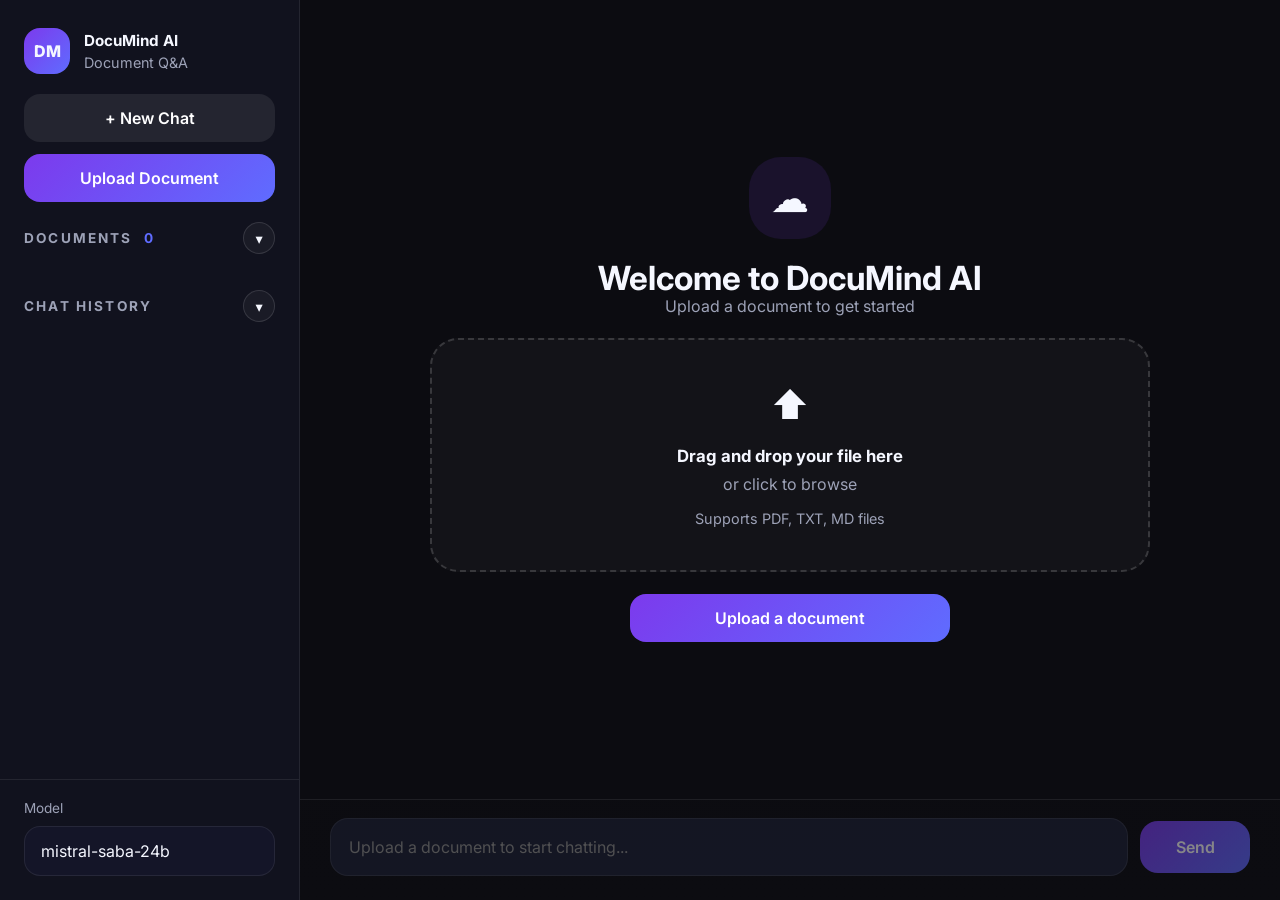
<file: frontend/index.html>
<!doctype html>
<html lang="en">
  <head>
    <meta charset="utf-8">
    <meta name="viewport" content="width=device-width, initial-scale=1.0">
    <title>DocuMind AI</title>
    <link rel="preconnect" href="https://fonts.googleapis.com">
    <link rel="preconnect" href="https://fonts.gstatic.com" crossorigin>
    <link href="https://fonts.googleapis.com/css2?family=Inter:wght@400;500;600;700;800&display=swap" rel="stylesheet">
    <link rel="stylesheet" href="styles.css">
  </head>
  <body>
    <div class="app-shell">
      <aside class="sidebar">
        <div class="sidebar-header">
          <div class="brand-block">
            <div class="brand-icon">DM</div>
            <div>
              <p class="label">DocuMind AI</p>
              <p class="subtitle">Document Q&amp;A</p>
            </div>
          </div>
          <div class="sidebar-actions">
            <button id="new-chat-btn" type="button" class="button secondary-button">+ New Chat</button>
            <button id="upload-sidebar-button" type="button" class="button primary-button">Upload Document</button>
          </div>
        </div>

        <div class="sidebar-content">
          <div class="sidebar-section">
            <div class="section-header">
              <h2 class="section-title">Documents <span id="document-count" class="section-count">0</span></h2>
              <button type="button" class="section-toggle" data-section="documents" aria-label="Toggle documents list"></button>
            </div>
            <div id="documents-list" class="documents-list"></div>
          </div>
          <div class="sidebar-section">
            <div class="section-header">
              <h2 class="section-title">Chat History</h2>
              <button type="button" class="section-toggle" data-section="history" aria-label="Toggle chat history"></button>
            </div>
            <div id="history-list" class="history-list"></div>
          </div>
        </div>

        <div class="sidebar-footer">
          <label for="model-select">Model</label>
          <select id="model-select">
            <option value="mistral-saba-24b" selected>mistral-saba-24b</option>
            <option value="meta-llama-8b">meta-llama-8b</option>
            <option value="meta-llama-8b-chat">meta-llama-8b-chat</option>
          </select>
        </div>
      </aside>

      <main class="main-panel">
        <div class="main-content">
          <div id="welcome-screen" class="welcome-screen">
            <div class="welcome-icon">☁️</div>
            <div class="welcome-copy">
              <h1>Welcome to DocuMind AI</h1>
              <p>Upload a document to get started</p>
            </div>

            <div id="upload-dropbox" class="upload-dropbox" tabindex="0">
              <div class="upload-dropbox-icon">⬆️</div>
              <strong>Drag and drop your file here</strong>
              <span>or click to browse</span>
              <small>Supports PDF, TXT, MD files</small>
            </div>

            <button id="upload-button" type="button" class="button primary-button upload-button">Upload a document</button>
            <div id="upload-status" class="upload-status hidden"></div>
          </div>

          <div id="chat-panel" class="chat-panel hidden">
            <div class="chat-header">
              <div>
                <p class="chat-title">Chat with your document</p>
                <p id="active-document-name" class="active-document-name"></p>
              </div>
            </div>
            <div id="chat-messages" class="chat-messages"></div>
          </div>
        </div>

        <form id="chat-form" class="chat-form" action="#">
          <textarea id="chat-input" rows="1" placeholder="Upload a document to start chatting..." disabled></textarea>
          <button id="send-button" type="submit" class="button send-button" disabled>Send</button>
        </form>
      </main>
    </div>

    <input id="upload-input" type="file" hidden accept=".txt,.pdf,.md">
    <div id="toast-container" class="toast-container"></div>
    <script src="app.js"></script>
  </body>
</html>
</file>
<file: frontend/styles.css>
:root {
  color-scheme: dark;
  --bg: #0c0c11;
  --sidebar: #11121e;
  --surface: #141528;
  --surface-strong: #1e2030;
  --input: #191c2d;
  --text: #f5f7ff;
  --muted: #9da2b7;
  --border: rgba(255,255,255,0.08);
  --accent: #7c3aed;
  --accent-soft: #5f6cff;
  --shadow: 0 30px 90px rgba(0, 0, 0, 0.35);
}

* {
  box-sizing: border-box;
}

html,
body {
  margin: 0;
  height: 100%;
  overflow: hidden;
  background: var(--bg);
  color: var(--text);
  font-family: 'Inter', ui-sans-serif, system-ui, sans-serif;
}

body {
  display: flex;
}

button,
input,
textarea,
select {
  font: inherit;
}

button {
  cursor: pointer;
}

.button {
  border: none;
  border-radius: 16px;
  padding: 14px 18px;
  font-weight: 600;
  color: #fff;
  background: linear-gradient(135deg, var(--accent), var(--accent-soft));
}

.hidden {
  display: none !important;
}

.app-shell {
  display: flex;
  width: 100%;
  height: 100vh;
  overflow: hidden;
}

.sidebar {
  width: 300px;
  min-width: 300px;
  display: flex;
  flex-direction: column;
  justify-content: space-between;
  background: var(--sidebar);
  border-right: 1px solid rgba(255,255,255,0.08);
  overflow: hidden;
}

.main-panel {
  flex: 1;
  display: flex;
  flex-direction: column;
  min-height: 0;
  background: var(--bg);
}

.sidebar-header {
  padding: 28px 24px 20px;
  display: flex;
  flex-direction: column;
  gap: 20px;
}

.sidebar-actions {
  display: flex;
  flex-direction: column;
  gap: 12px;
}

.brand-block {
  display: flex;
  gap: 14px;
  align-items: center;
}

.brand-icon {
  width: 46px;
  height: 46px;
  border-radius: 16px;
  display: grid;
  place-items: center;
  background: linear-gradient(135deg, var(--accent), var(--accent-soft));
  font-weight: 800;
  font-size: 1rem;
}

.label {
  margin: 0;
  font-size: 0.95rem;
  font-weight: 700;
}

.subtitle {
  margin: 4px 0 0;
  color: var(--muted);
  font-size: 0.9rem;
}

.section-title {
  margin: 0;
  color: var(--muted);
  font-size: 0.85rem;
  letter-spacing: 0.16em;
  text-transform: uppercase;
}

.section-header {
  display: flex;
  align-items: center;
  justify-content: space-between;
  gap: 12px;
}

.section-toggle {
  width: 32px;
  height: 32px;
  border-radius: 999px;
  border: 1px solid rgba(255,255,255,0.12);
  background: rgba(255,255,255,0.04);
  display: grid;
  place-items: center;
  color: var(--text);
  cursor: pointer;
  transition: transform 0.2s ease, background 0.2s ease;
}

.section-toggle::after {
  content: '▾';
  font-size: 0.9rem;
}

.section-toggle.collapsed::after {
  content: '▸';
}

.sidebar-content {
  flex: 1;
  min-height: 0;
  display: flex;
  flex-direction: column;
  padding: 0 24px 20px;
  overflow: hidden;
  gap: 24px;
}

.sidebar-section {
  display: flex;
  flex-direction: column;
  gap: 12px;
  min-height: 0;
}

.history-list,
.documents-list {
  display: flex;
  flex-direction: column;
  gap: 10px;
  overflow-y: auto;
  min-height: 0;
  max-height: 45vh;
  padding-right: 4px;
}

.history-list.collapsed,
.documents-list.collapsed {
  display: none;
}

.history-list::-webkit-scrollbar,
.documents-list::-webkit-scrollbar {
  width: 6px;
}

.history-list::-webkit-scrollbar-thumb,
.documents-list::-webkit-scrollbar-thumb {
  background: rgba(255,255,255,0.12);
  border-radius: 999px;
}

.history-item,
.document-item {
  text-align: left;
  border-radius: 18px;
  border: 1px solid rgba(255,255,255,0.08);
  background: rgba(255,255,255,0.03);
  padding: 14px 16px;
  cursor: pointer;
  display: flex;
  align-items: center;
  justify-content: space-between;
  gap: 12px;
  transition: background 0.2s ease, border-color 0.2s ease;
}

.item-actions {
  display: flex;
  align-items: center;
  justify-content: center;
}

.list-delete-button {
  border: none;
  background: rgba(255,255,255,0.08);
  color: var(--text);
  width: 32px;
  height: 32px;
  border-radius: 50%;
  font-size: 1rem;
  cursor: pointer;
  transition: background 0.2s ease, transform 0.2s ease;
}

.list-delete-button:hover {
  background: rgba(213,57,79,0.9);
  transform: scale(1.05);
}

.history-item:hover,
.document-item:hover,
.history-item.active,
.document-item.active {
  background: rgba(124,58,237,0.16);
  border-color: rgba(124,58,237,0.35);
}

.document-icon {
  width: 36px;
  height: 36px;
  min-width: 36px;
  border-radius: 12px;
  display: grid;
  place-items: center;
  background: rgba(124,58,237,0.15);
  color: var(--accent-soft);
  font-size: 1rem;
}

.document-info {
  display: flex;
  flex-direction: column;
  gap: 4px;
}

.document-name,
.history-item strong {
  display: block;
  color: #fff;
  font-size: 0.95rem;
}

.document-status,
.history-item span {
  color: var(--muted);
  font-size: 0.9rem;
}

.section-count {
  color: var(--accent-soft);
  font-size: 0.85rem;
  margin-left: 6px;
}

.sidebar-footer {
  padding: 20px 24px 24px;
  border-top: 1px solid rgba(255,255,255,0.08);
}

.sidebar-footer label {
  display: block;
  margin-bottom: 10px;
  color: var(--muted);
  font-size: 0.85rem;
}

.sidebar-footer select {
  width: 100%;
  border-radius: 16px;
  border: 1px solid rgba(255,255,255,0.08);
  background: var(--surface);
  color: var(--text);
  padding: 14px 16px;
  appearance: none;
}

.main-content {
  flex: 1;
  min-height: 0;
  display: flex;
  flex-direction: column;
  justify-content: center;
  align-items: center;
  padding: 40px;
  overflow: hidden;
}

.welcome-screen {
  width: min(720px, 100%);
  display: grid;
  gap: 22px;
  text-align: center;
  align-items: center;
}

.welcome-icon {
  width: 82px;
  height: 82px;
  margin: 0 auto;
  border-radius: 32px;
  display: grid;
  place-items: center;
  font-size: 2.4rem;
  background: rgba(124,58,237,0.12);
}

.welcome-copy h1 {
  margin: 0;
  font-size: clamp(2rem, 2.6vw, 3rem);
  line-height: 1.05;
}

.welcome-copy p {
  margin: 0 auto;
  color: var(--muted);
  font-size: 1rem;
  max-width: 520px;
}

.upload-dropbox {
  border: 2px dashed rgba(255,255,255,0.16);
  border-radius: 28px;
  padding: 42px 32px;
  color: var(--text);
  background: rgba(255,255,255,0.03);
  cursor: pointer;
  transition: transform 0.16s ease, background 0.2s ease, border-color 0.2s ease;
}

.upload-dropbox:hover,
.upload-dropbox:focus {
  border-color: rgba(124,58,237,0.7);
  background: rgba(124,58,237,0.08);
  transform: translateY(-1px);
  outline: none;
}

.upload-dropbox-icon {
  font-size: 2.4rem;
  margin-bottom: 18px;
}

.upload-dropbox strong {
  display: block;
  font-size: 1.05rem;
  margin-bottom: 8px;
}

.upload-dropbox span {
  display: block;
  color: var(--muted);
  margin-bottom: 14px;
}

.upload-dropbox small {
  color: var(--muted);
  font-size: 0.9rem;
}

.upload-button {
  width: min(320px, 100%);
  margin: 0 auto;
}

.upload-status {
  color: var(--text);
  font-size: 0.95rem;
  text-align: center;
}

.upload-status.loading {
  color: #d8c46e;
}

.upload-status.error {
  color: #ff7a7a;
}

.upload-status.success {
  color: #8ce19c;
}

.upload-status span.spinner {
  display: inline-block;
  width: 14px;
  height: 14px;
  margin-right: 8px;
  border: 2px solid rgba(255,255,255,0.35);
  border-top-color: #fff;
  border-radius: 50%;
  animation: spin 1s linear infinite;
  vertical-align: text-bottom;
}

.chat-panel {
  width: 100%;
  max-width: 1040px;
  display: flex;
  flex-direction: column;
  gap: 18px;
}

.chat-header {
  display: flex;
  justify-content: space-between;
  align-items: flex-start;
  gap: 12px;
  color: var(--muted);
}

.chat-title {
  margin: 0;
  font-size: 1.1rem;
  font-weight: 700;
}

.active-document-name {
  margin: 6px 0 0;
  color: var(--text);
  font-size: 0.95rem;
}

.chat-messages {
  width: 100%;
  flex: 1;
  min-height: 320px;
  max-height: calc(100vh - 230px);
  overflow-y: auto;
  display: flex;
  flex-direction: column;
  gap: 18px;
  padding-right: 6px;
}

.chat-messages::-webkit-scrollbar {
  width: 8px;
}

.chat-messages::-webkit-scrollbar-thumb {
  background: rgba(255,255,255,0.12);
  border-radius: 999px;
}

.message-row {
  display: flex;
  gap: 12px;
}

.message-row.user {
  justify-content: flex-end;
}

.message-row.assistant {
  justify-content: flex-start;
}

.message-bubble {
  max-width: 760px;
  position: relative;
  padding: 18px 20px;
  border-radius: 24px;
  line-height: 1.7;
  letter-spacing: -0.01em;
  font-size: 0.97rem;
  white-space: pre-wrap;
  word-break: break-word;
}

.message-row.user .message-bubble {
  background: linear-gradient(135deg, rgba(124,58,237,0.95), rgba(124,58,237,0.75));
  color: #fff;
  border-bottom-right-radius: 6px;
}

.message-row.assistant .message-bubble {
  background: rgba(255,255,255,0.05);
  color: var(--text);
  border-bottom-left-radius: 6px;
  border: 1px solid rgba(255,255,255,0.08);
}

.message-meta {
  margin-top: 10px;
  font-size: 0.82rem;
  color: var(--muted);
}

.message-avatar {
  width: 40px;
  height: 40px;
  border-radius: 12px;
  display: grid;
  place-items: center;
  font-weight: 700;
  background: rgba(124,58,237,0.24);
  color: var(--accent-soft);
  flex-shrink: 0;
}

.typing-indicator {
  width: min(240px, 100%);
  height: 54px;
  border-radius: 22px;
  background: rgba(255,255,255,0.08);
  display: flex;
  align-items: center;
  justify-content: center;
}

.typing-dots {
  display: inline-flex;
  gap: 8px;
}

.typing-dots span {
  width: 10px;
  height: 10px;
  border-radius: 50%;
  background: rgba(255,255,255,0.68);
  animation: blink 1.2s infinite both;
}

.typing-dots span:nth-child(2) { animation-delay: 0.2s; }
.typing-dots span:nth-child(3) { animation-delay: 0.4s; }

.empty-state {
  margin: auto;
  color: var(--muted);
  text-align: center;
  font-size: 1rem;
}

.chat-form {
  display: flex;
  gap: 12px;
  align-items: center;
  padding: 18px 30px 24px;
  border-top: 1px solid rgba(255,255,255,0.08);
  background: linear-gradient(180deg, rgba(12,12,17,0.98), rgba(12,12,17,1));
}

.chat-form textarea {
  flex: 1;
  min-height: 56px;
  border-radius: 18px;
  border: 1px solid rgba(255,255,255,0.08);
  background: var(--input);
  color: var(--text);
  padding: 16px 18px;
  resize: none;
  line-height: 1.5;
}

.chat-form textarea:disabled {
  opacity: 0.65;
}

.send-button {
  min-width: 110px;
  border-radius: 18px;
  background: linear-gradient(135deg, var(--accent), var(--accent-soft));
  color: white;
  border: none;
  padding: 0 22px;
  min-height: 52px;
}

.send-button:disabled {
  opacity: 0.5;
  cursor: not-allowed;
}

button:focus,
textarea:focus,
select:focus {
  outline: 2px solid rgba(124,58,237,0.28);
  outline-offset: 2px;
}

.toast-container {
  position: fixed;
  bottom: 24px;
  right: 24px;
  z-index: 50;
  display: flex;
  flex-direction: column;
  gap: 12px;
}

.toast {
  min-width: 280px;
  max-width: 360px;
  padding: 14px 18px;
  border-radius: 18px;
  color: #fff;
  font-weight: 600;
  opacity: 0;
  transform: translateY(16px);
  transition: opacity 0.25s ease, transform 0.25s ease;
  box-shadow: 0 24px 60px rgba(0, 0, 0, 0.18);
}

.toast.visible {
  opacity: 1;
  transform: translateY(0);
}

.toast.success {
  background: #26a56e;
}

.toast.error {
  background: #d5394f;
}

.toast.warning {
  background: #d08d2f;
}

.toast.info {
  background: rgba(255,255,255,0.08);
}

.secondary-button {
  background: rgba(255,255,255,0.08);
  color: #fff;
}

.primary-button {
  background: linear-gradient(135deg, var(--accent), var(--accent-soft));
}

@keyframes spin {
  to { transform: rotate(360deg); }
}

@keyframes blink {
  0%, 80%, 100% { opacity: 0.25; }
  40% { opacity: 1; }
}

@media (max-width: 920px) {
  .app-shell {
    flex-direction: column;
  }

  .sidebar {
    width: 100%;
    min-width: unset;
    border-right: none;
    border-bottom: 1px solid rgba(255,255,255,0.08);
  }

  .main-panel {
    height: auto;
  }

  .main-content {
    padding: 24px;
  }
}
</file>
